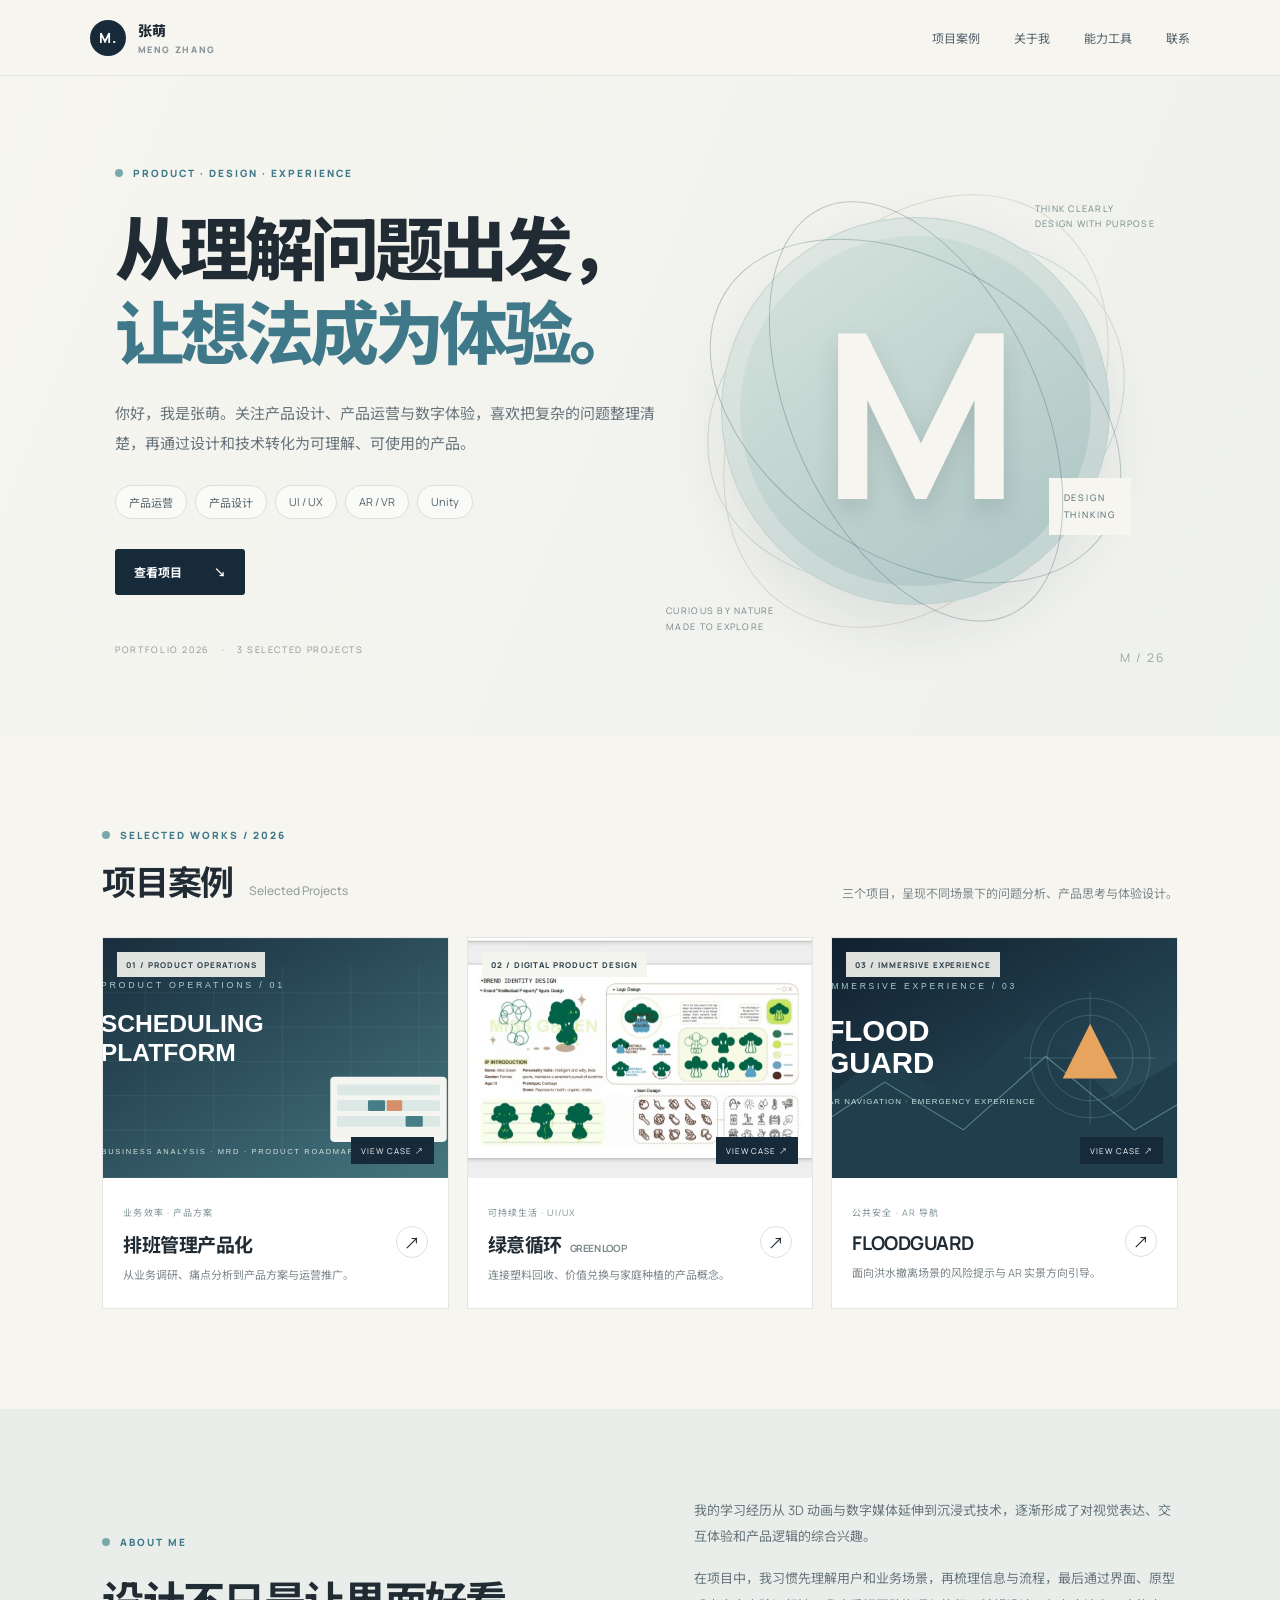
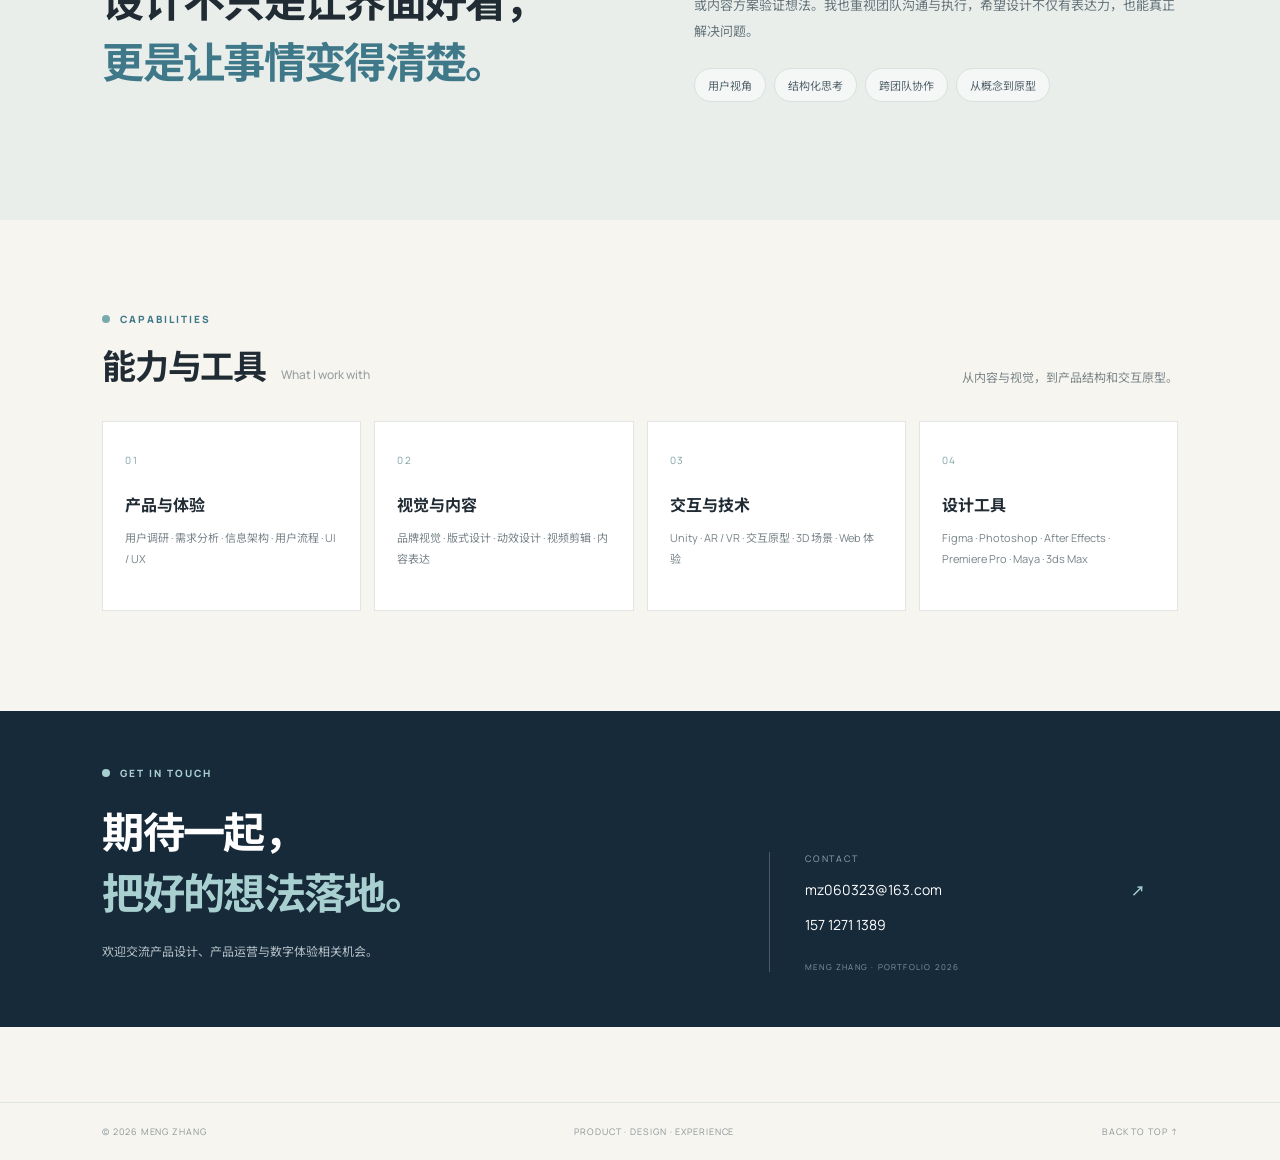
<file: index.html>
<!doctype html>
<html lang="zh-CN">
<head>
  <meta charset="utf-8"><meta name="viewport" content="width=device-width,initial-scale=1">
  <title>张萌 Meng Zhang｜产品设计与数字体验作品集</title>
  <meta name="description" content="张萌的个人作品集，展示产品运营、产品设计、UI/UX 与沉浸式交互项目。">
  <link rel="preconnect" href="https://fonts.googleapis.com"><link rel="preconnect" href="https://fonts.gstatic.com" crossorigin>
  <link href="https://fonts.googleapis.com/css2?family=Manrope:wght@400;500;600;700;800&family=Noto+Sans+SC:wght@400;500;600;700;800;900&display=swap" rel="stylesheet">
  <link rel="stylesheet" href="styles.css">
</head>
<body>
<header class="topbar"><a class="brand" href="index.html"><span class="brand-mark">M.</span><span>张萌 <i>MENG ZHANG</i></span></a>
  <button class="menu" aria-label="打开导航" aria-expanded="false">☰</button>
  <nav><a href="#work">项目案例</a><a href="#about">关于我</a><a href="#capabilities">能力工具</a><a href="#contact">联系</a></nav>
</header>
<main>
  <section class="hero" id="top">
    <div class="hero-copy"><div class="eyebrow"><span></span> PRODUCT · DESIGN · EXPERIENCE</div>
      <h1>从理解问题出发，<br><em>让想法成为体验。</em></h1>
      <p class="hero-lead">你好，我是张萌。关注产品设计、产品运营与数字体验，喜欢把复杂的问题整理清楚，再通过设计和技术转化为可理解、可使用的产品。</p>
      <div class="pill-row"><span>产品运营</span><span>产品设计</span><span>UI / UX</span><span>AR / VR</span><span>Unity</span></div>
      <a class="button button-dark" href="#work">查看项目 <b>↘</b></a>
      <div class="hero-foot">PORTFOLIO 2026 <span>·</span> 3 SELECTED PROJECTS</div>
    </div>
    <div class="hero-art"><div class="art-orbit orbit-one"></div><div class="art-orbit orbit-two"></div><div class="art-caption cap-top">THINK CLEARLY<br>DESIGN WITH PURPOSE</div><div class="hero-monogram"><span>M</span><i>DESIGN<br>THINKING</i></div><div class="art-caption cap-bottom">CURIOUS BY NATURE<br>MADE TO EXPLORE</div><div class="art-index">M / 26</div></div>
  </section>
  <section class="work-section section-wrap" id="work">
    <div class="section-head"><div><div class="eyebrow"><span></span> SELECTED WORKS / 2026</div><h2>项目案例 <small>Selected Projects</small></h2></div><p>三个项目，呈现不同场景下的问题分析、产品思考与体验设计。</p></div>
    <div class="project-list">
      <a class="project-card" href="project-01.html"><div class="project-visual"><img src="assets/cover-scheduling.svg" alt="排班管理产品化项目展示页"><span class="project-type">01 / PRODUCT OPERATIONS</span><span class="view-link">VIEW CASE ↗</span></div><div class="project-meta"><div><span class="project-kicker">业务效率 · 产品方案</span><h3>排班管理产品化</h3><p>从业务调研、痛点分析到产品方案与运营推广。</p></div><span class="project-arrow">↗</span></div></a>
      <a class="project-card" href="green-loop.html"><div class="project-visual green-visual"><img src="assets/green-loop.jpg" alt="绿意循环项目展示页"><span class="project-type">02 / DIGITAL PRODUCT DESIGN</span><span class="view-link">VIEW CASE ↗</span></div><div class="project-meta"><div><span class="project-kicker">可持续生活 · UI/UX</span><h3>绿意循环 <small>GREEN LOOP</small></h3><p>连接塑料回收、价值兑换与家庭种植的产品概念。</p></div><span class="project-arrow">↗</span></div></a>
      <a class="project-card" href="floodguard.html"><div class="project-visual flood-visual"><img src="assets/cover-floodguard.svg" alt="FLOODGUARD 洪水应急导航项目展示页"><span class="project-type">03 / IMMERSIVE EXPERIENCE</span><span class="view-link">VIEW CASE ↗</span></div><div class="project-meta"><div><span class="project-kicker">公共安全 · AR 导航</span><h3>FLOODGUARD</h3><p>面向洪水撤离场景的风险提示与 AR 实景方向引导。</p></div><span class="project-arrow">↗</span></div></a>
    </div>
  </section>
  <section class="about-section" id="about"><div class="section-wrap about-grid"><div><div class="eyebrow"><span></span> ABOUT ME</div><h2>设计不只是让界面好看，<br><em>更是让事情变得清楚。</em></h2></div><div class="about-copy"><p>我的学习经历从 3D 动画与数字媒体延伸到沉浸式技术，逐渐形成了对视觉表达、交互体验和产品逻辑的综合兴趣。</p><p>在项目中，我习惯先理解用户和业务场景，再梳理信息与流程，最后通过界面、原型或内容方案验证想法。我也重视团队沟通与执行，希望设计不仅有表达力，也能真正解决问题。</p><div class="about-tags"><span>用户视角</span><span>结构化思考</span><span>跨团队协作</span><span>从概念到原型</span></div></div></div></section>
  <section class="cap-section section-wrap" id="capabilities"><div class="section-head"><div><div class="eyebrow"><span></span> CAPABILITIES</div><h2>能力与工具 <small>What I work with</small></h2></div><p>从内容与视觉，到产品结构和交互原型。</p></div>
    <div class="cap-grid"><article><span>01</span><h3>产品与体验</h3><p>用户调研 · 需求分析 · 信息架构 · 用户流程 · UI / UX</p></article><article><span>02</span><h3>视觉与内容</h3><p>品牌视觉 · 版式设计 · 动效设计 · 视频剪辑 · 内容表达</p></article><article><span>03</span><h3>交互与技术</h3><p>Unity · AR / VR · 交互原型 · 3D 场景 · Web 体验</p></article><article><span>04</span><h3>设计工具</h3><p>Figma · Photoshop · After Effects · Premiere Pro · Maya · 3ds Max</p></article></div>
  </section>
  <section class="contact-section section-wrap" id="contact"><div><div class="eyebrow"><span></span> GET IN TOUCH</div><h2>期待一起，<br><em>把好的想法落地。</em></h2><p>欢迎交流产品设计、产品运营与数字体验相关机会。</p></div><div class="contact-card"><span>CONTACT</span><a href="mailto:mz060323@163.com">mz060323@163.com <b>↗</b></a><a href="tel:15712711389">157 1271 1389</a><div class="contact-note">MENG ZHANG · PORTFOLIO 2026</div></div></section>
</main>
<footer><span>© 2026 MENG ZHANG</span><span>PRODUCT · DESIGN · EXPERIENCE</span><a href="#top">BACK TO TOP ↑</a></footer>
<script src="script.js"></script>
</body></html>
</file>
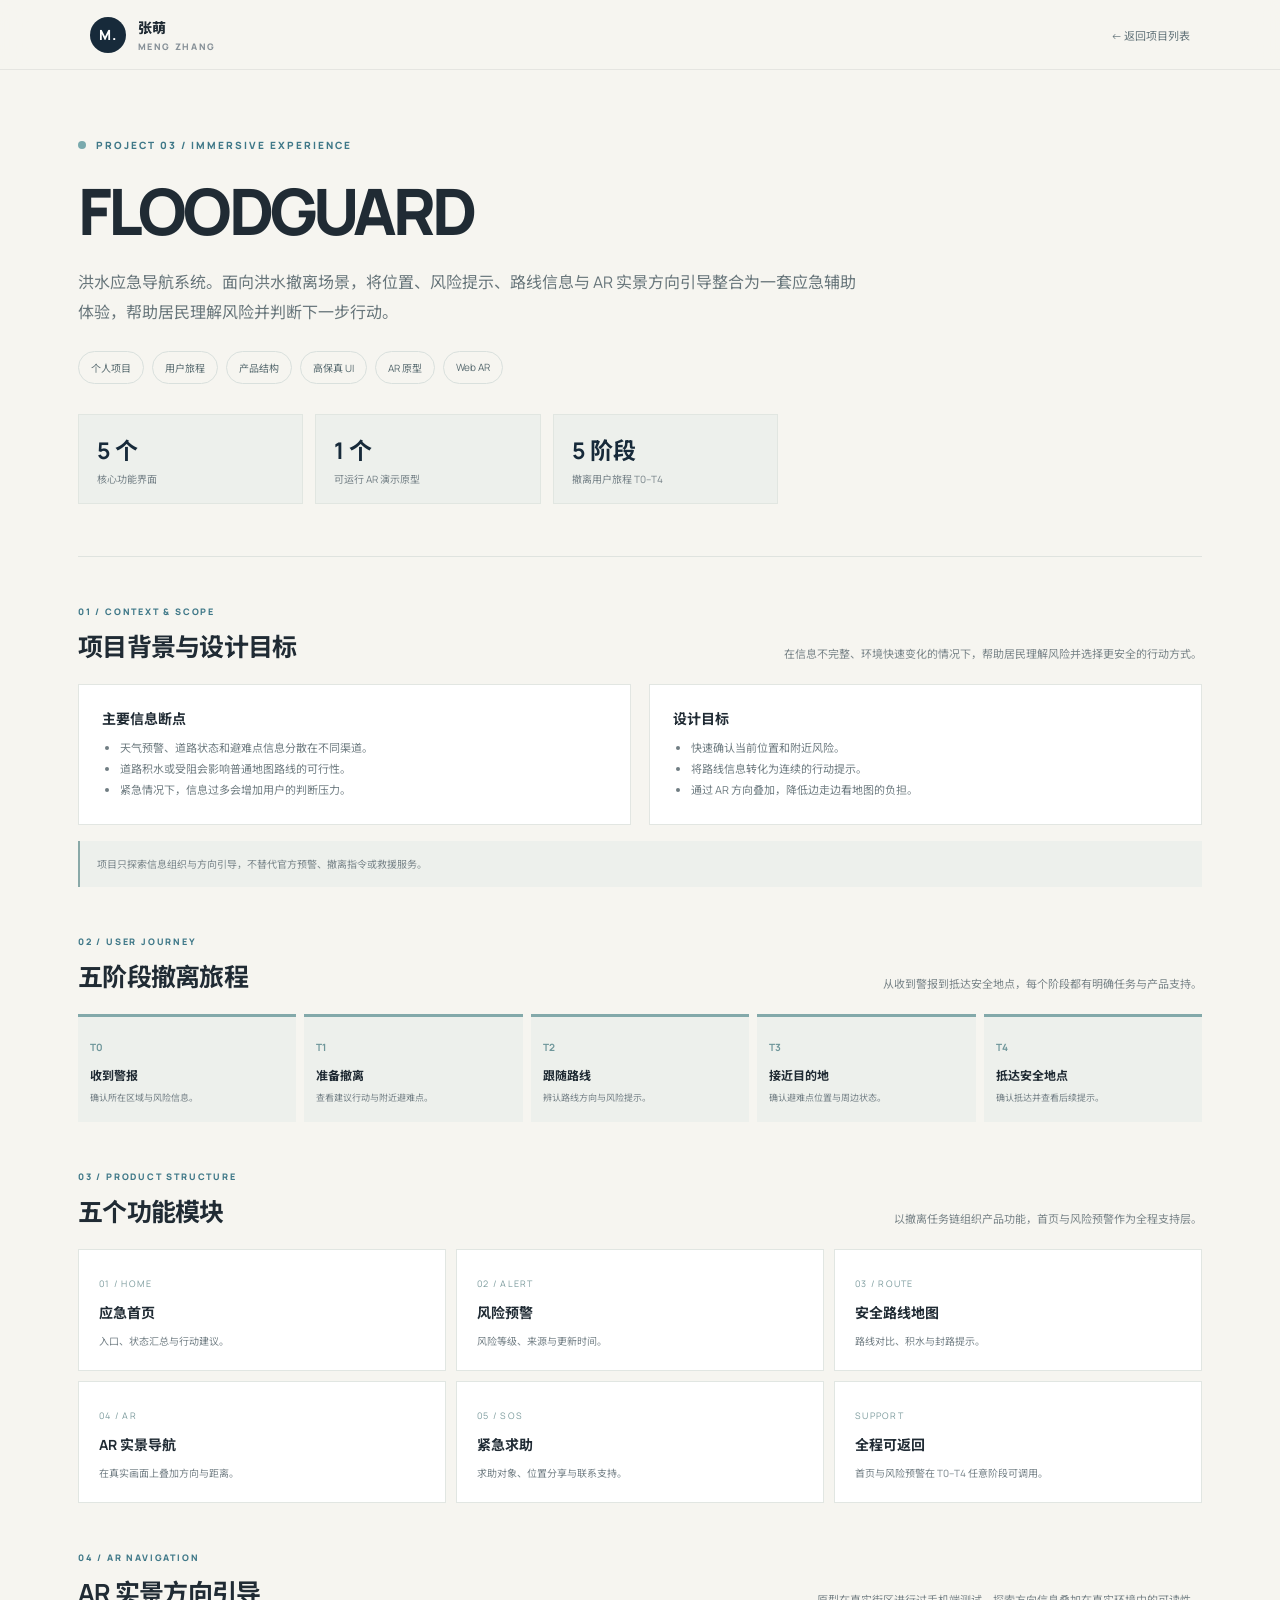
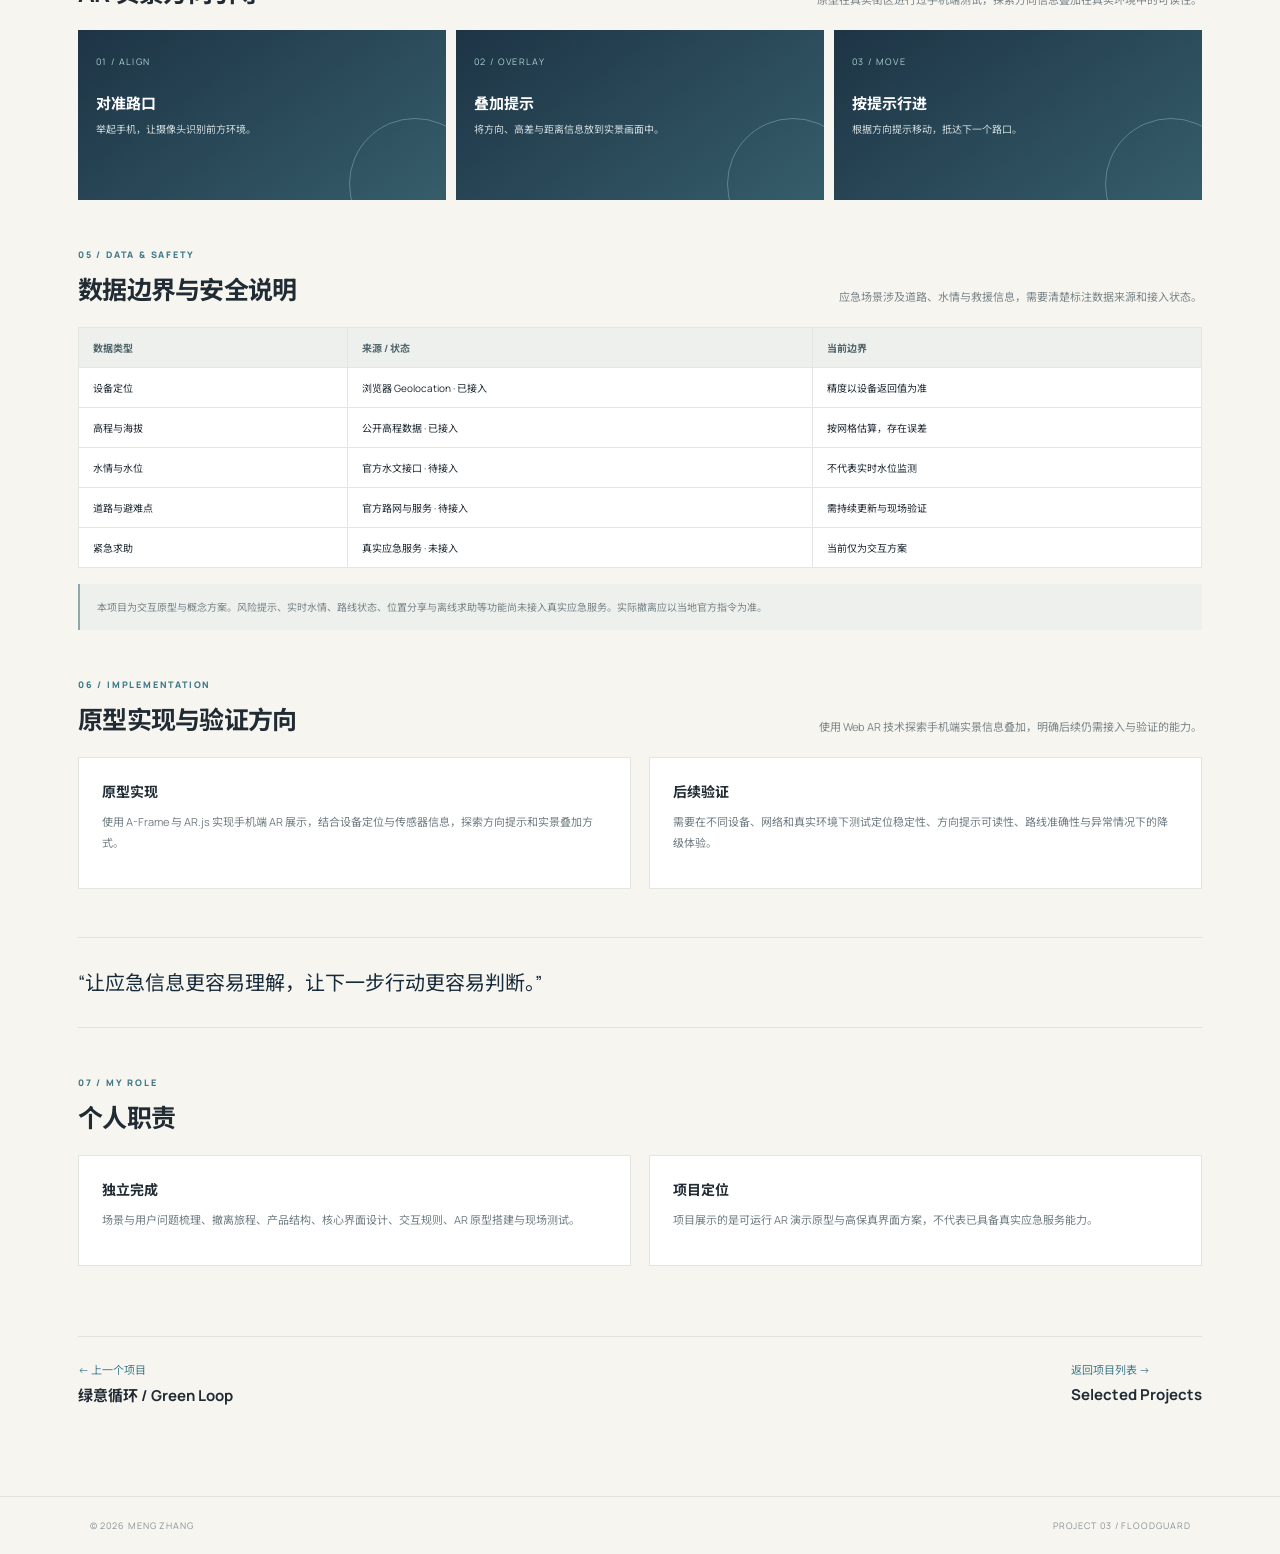
<file: floodguard.html>
<!doctype html><html lang="zh-CN"><head><meta charset="utf-8"><meta name="viewport" content="width=device-width,initial-scale=1"><title>FLOODGUARD｜张萌作品集</title><meta name="description" content="FLOODGUARD 洪水应急导航系统：风险提示、路线判断与 AR 实景方向引导。"><link rel="stylesheet" href="styles.css"></head><body>
<header class="case-header"><a class="brand" href="index.html"><span class="brand-mark">M.</span><span>张萌 <i>MENG ZHANG</i></span></a><a class="back" href="index.html#work">← 返回项目列表</a></header>
<main class="case-main"><section class="case-hero"><div class="eyebrow"><span></span> PROJECT 03 / IMMERSIVE EXPERIENCE</div><h1>FLOODGUARD</h1><p class="case-lead">洪水应急导航系统。面向洪水撤离场景，将位置、风险提示、路线信息与 AR 实景方向引导整合为一套应急辅助体验，帮助居民理解风险并判断下一步行动。</p><div class="case-tags"><span>个人项目</span><span>用户旅程</span><span>产品结构</span><span>高保真 UI</span><span>AR 原型</span><span>Web AR</span></div><div class="case-facts"><div class="case-fact"><strong>5 个</strong><span>核心功能界面</span></div><div class="case-fact"><strong>1 个</strong><span>可运行 AR 演示原型</span></div><div class="case-fact"><strong>5 阶段</strong><span>撤离用户旅程 T0–T4</span></div></div></section>
<section class="case-section"><div class="case-section-head"><div><div class="eyebrow">01 / CONTEXT & SCOPE</div><h2>项目背景与设计目标</h2></div><p>在信息不完整、环境快速变化的情况下，帮助居民理解风险并选择更安全的行动方式。</p></div><div class="case-text-grid"><article class="case-text-card"><h3>主要信息断点</h3><ul><li>天气预警、道路状态和避难点信息分散在不同渠道。</li><li>道路积水或受阻会影响普通地图路线的可行性。</li><li>紧急情况下，信息过多会增加用户的判断压力。</li></ul></article><article class="case-text-card"><h3>设计目标</h3><ul><li>快速确认当前位置和附近风险。</li><li>将路线信息转化为连续的行动提示。</li><li>通过 AR 方向叠加，降低边走边看地图的负担。</li></ul></article></div><div class="case-note">项目只探索信息组织与方向引导，不替代官方预警、撤离指令或救援服务。</div></section>
<section class="case-section"><div class="case-section-head"><div><div class="eyebrow">02 / USER JOURNEY</div><h2>五阶段撤离旅程</h2></div><p>从收到警报到抵达安全地点，每个阶段都有明确任务与产品支持。</p></div><div class="journey-grid"><article class="journey-step"><b>T0</b><h3>收到警报</h3><p>确认所在区域与风险信息。</p></article><article class="journey-step"><b>T1</b><h3>准备撤离</h3><p>查看建议行动与附近避难点。</p></article><article class="journey-step"><b>T2</b><h3>跟随路线</h3><p>辨认路线方向与风险提示。</p></article><article class="journey-step"><b>T3</b><h3>接近目的地</h3><p>确认避难点位置与周边状态。</p></article><article class="journey-step"><b>T4</b><h3>抵达安全地点</h3><p>确认抵达并查看后续提示。</p></article></div></section>
<section class="case-section"><div class="case-section-head"><div><div class="eyebrow">03 / PRODUCT STRUCTURE</div><h2>五个功能模块</h2></div><p>以撤离任务链组织产品功能，首页与风险预警作为全程支持层。</p></div><div class="structure-grid"><article class="structure-card"><small>01 / HOME</small><h3>应急首页</h3><p>入口、状态汇总与行动建议。</p></article><article class="structure-card"><small>02 / ALERT</small><h3>风险预警</h3><p>风险等级、来源与更新时间。</p></article><article class="structure-card"><small>03 / ROUTE</small><h3>安全路线地图</h3><p>路线对比、积水与封路提示。</p></article><article class="structure-card"><small>04 / AR</small><h3>AR 实景导航</h3><p>在真实画面上叠加方向与距离。</p></article><article class="structure-card"><small>05 / SOS</small><h3>紧急求助</h3><p>求助对象、位置分享与联系支持。</p></article><article class="structure-card"><small>SUPPORT</small><h3>全程可返回</h3><p>首页与风险预警在 T0–T4 任意阶段可调用。</p></article></div></section>
<section class="case-section"><div class="case-section-head"><div><div class="eyebrow">04 / AR NAVIGATION</div><h2>AR 实景方向引导</h2></div><p>原型在真实街区进行过手机端测试，探索方向信息叠加在真实环境中的可读性。</p></div><div class="ar-demo"><article class="ar-panel"><span>01 / ALIGN</span><strong>对准路口</strong><p>举起手机，让摄像头识别前方环境。</p></article><article class="ar-panel"><span>02 / OVERLAY</span><strong>叠加提示</strong><p>将方向、高差与距离信息放到实景画面中。</p></article><article class="ar-panel"><span>03 / MOVE</span><strong>按提示行进</strong><p>根据方向提示移动，抵达下一个路口。</p></article></div></section>
<section class="case-section"><div class="case-section-head"><div><div class="eyebrow">05 / DATA & SAFETY</div><h2>数据边界与安全说明</h2></div><p>应急场景涉及道路、水情与救援信息，需要清楚标注数据来源和接入状态。</p></div><table class="data-table"><thead><tr><th>数据类型</th><th>来源 / 状态</th><th>当前边界</th></tr></thead><tbody><tr><td>设备定位</td><td>浏览器 Geolocation · 已接入</td><td>精度以设备返回值为准</td></tr><tr><td>高程与海拔</td><td>公开高程数据 · 已接入</td><td>按网格估算，存在误差</td></tr><tr><td>水情与水位</td><td>官方水文接口 · 待接入</td><td>不代表实时水位监测</td></tr><tr><td>道路与避难点</td><td>官方路网与服务 · 待接入</td><td>需持续更新与现场验证</td></tr><tr><td>紧急求助</td><td>真实应急服务 · 未接入</td><td>当前仅为交互方案</td></tr></tbody></table><div class="case-note">本项目为交互原型与概念方案。风险提示、实时水情、路线状态、位置分享与离线求助等功能尚未接入真实应急服务。实际撤离应以当地官方指令为准。</div></section>
<section class="case-section"><div class="case-section-head"><div><div class="eyebrow">06 / IMPLEMENTATION</div><h2>原型实现与验证方向</h2></div><p>使用 Web AR 技术探索手机端实景信息叠加，明确后续仍需接入与验证的能力。</p></div><div class="case-text-grid"><article class="case-text-card"><h3>原型实现</h3><p>使用 A-Frame 与 AR.js 实现手机端 AR 展示，结合设备定位与传感器信息，探索方向提示和实景叠加方式。</p></article><article class="case-text-card"><h3>后续验证</h3><p>需要在不同设备、网络和真实环境下测试定位稳定性、方向提示可读性、路线准确性与异常情况下的降级体验。</p></article></div></section>
<div class="case-quote">“让应急信息更容易理解，让下一步行动更容易判断。”</div><section class="case-section"><div class="case-section-head"><div><div class="eyebrow">07 / MY ROLE</div><h2>个人职责</h2></div></div><div class="case-text-grid"><article class="case-text-card"><h3>独立完成</h3><p>场景与用户问题梳理、撤离旅程、产品结构、核心界面设计、交互规则、AR 原型搭建与现场测试。</p></article><article class="case-text-card"><h3>项目定位</h3><p>项目展示的是可运行 AR 演示原型与高保真界面方案，不代表已具备真实应急服务能力。</p></article></div></section>
<nav class="case-nav"><a href="green-loop.html">← 上一个项目<strong>绿意循环 / Green Loop</strong></a><a href="index.html#work">返回项目列表 →<strong>Selected Projects</strong></a></nav></main><footer class="case-footer"><span>© 2026 MENG ZHANG</span><span>PROJECT 03 / FLOODGUARD</span></footer><script src="script.js"></script></body></html>
</file>
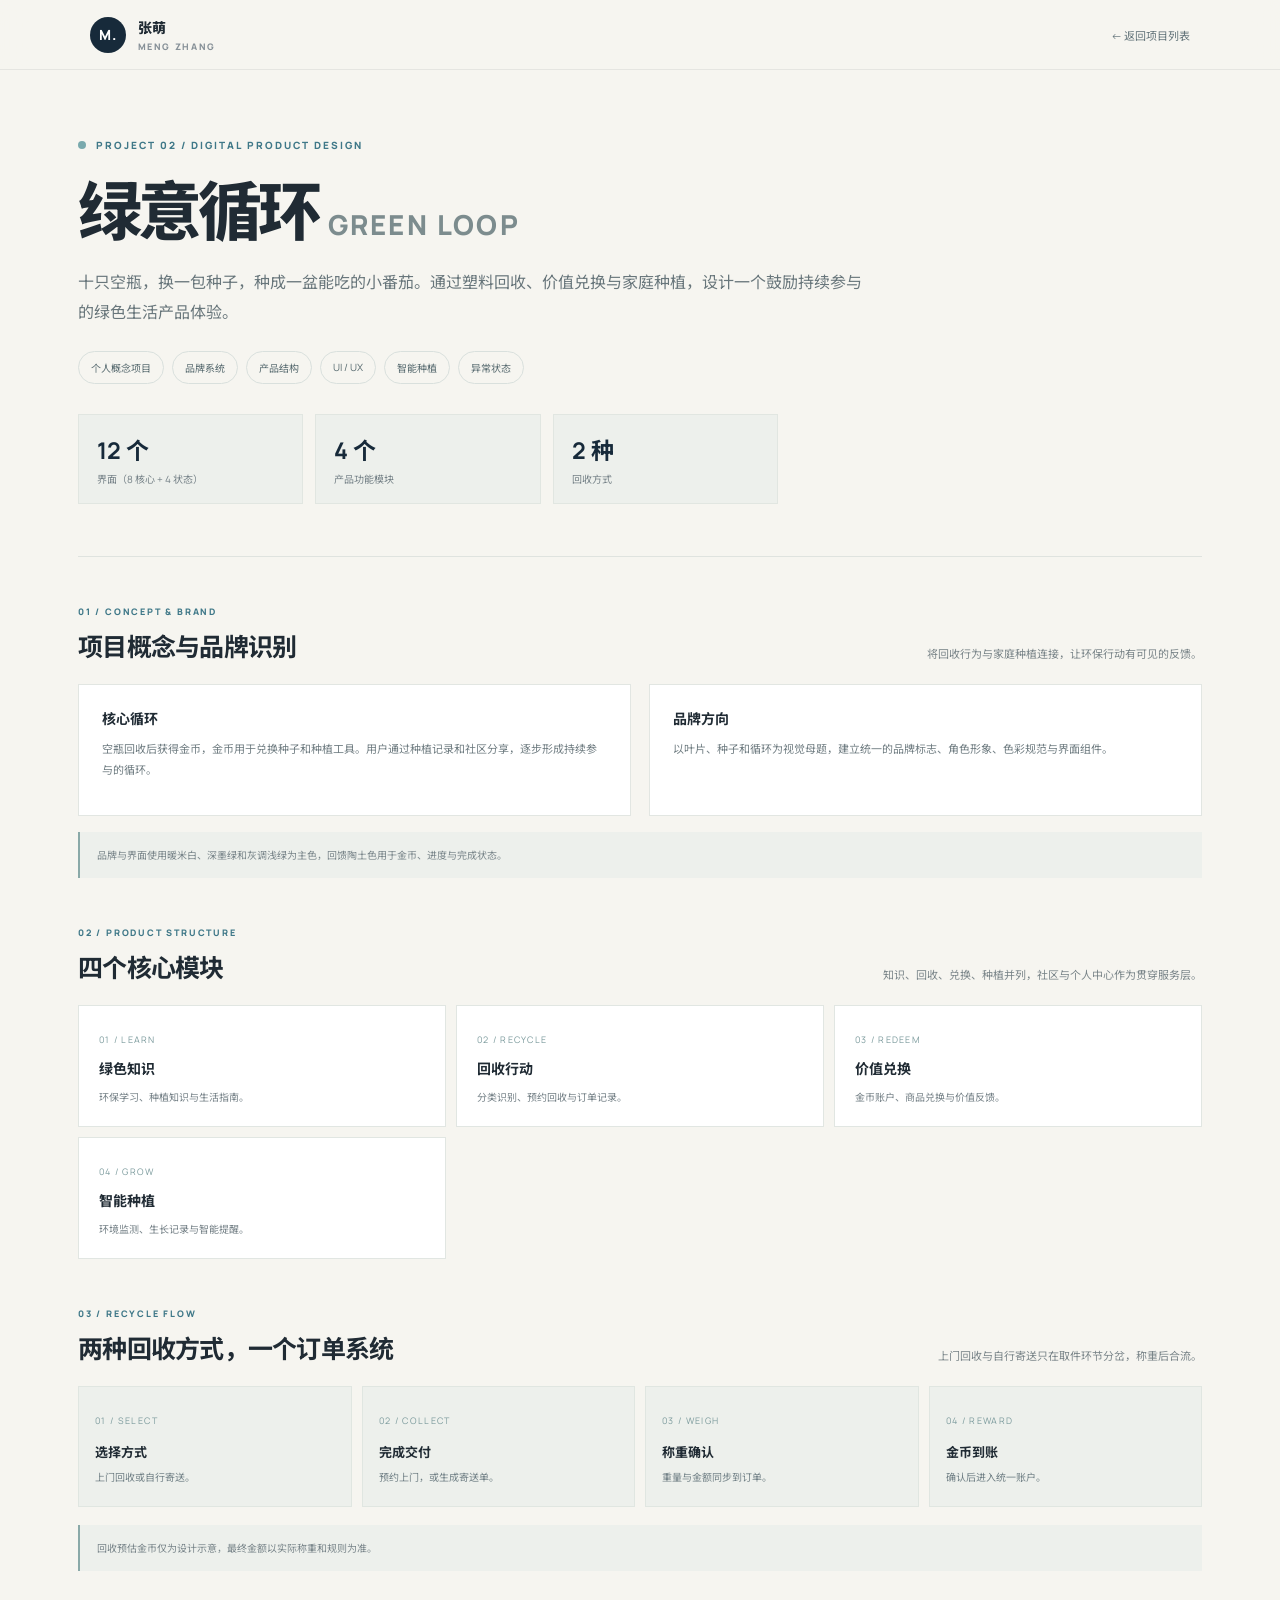
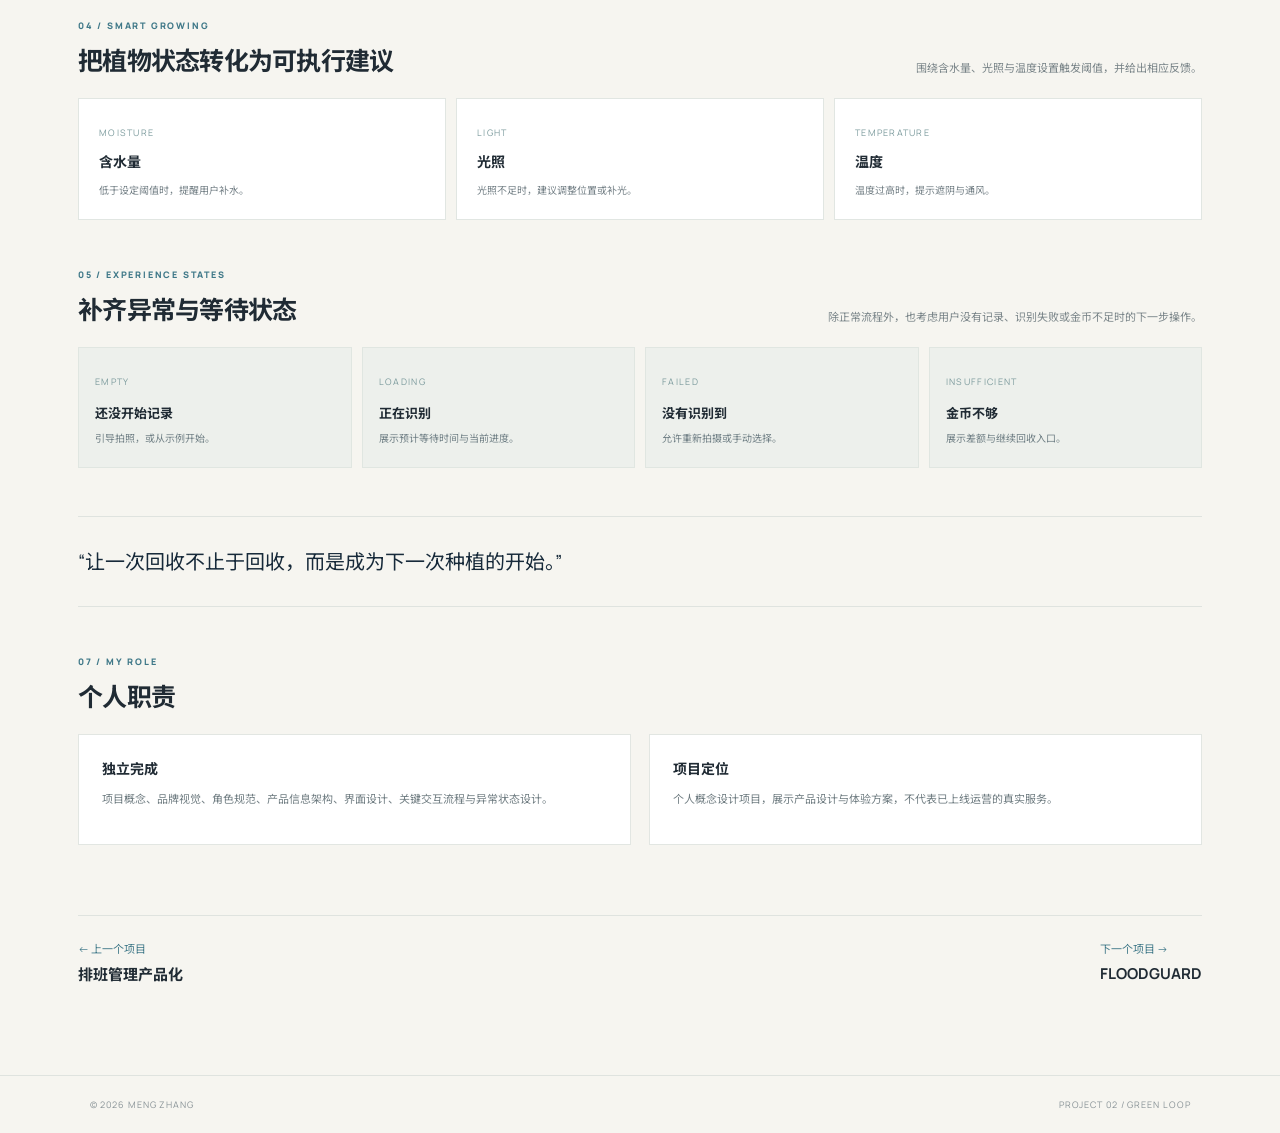
<file: green-loop.html>
<!doctype html><html lang="zh-CN"><head><meta charset="utf-8"><meta name="viewport" content="width=device-width,initial-scale=1"><title>绿意循环 Green Loop｜张萌作品集</title><meta name="description" content="绿意循环：连接塑料回收、价值兑换与家庭种植的数字产品概念设计。"><link rel="stylesheet" href="styles.css"></head><body>
<header class="case-header"><a class="brand" href="index.html"><span class="brand-mark">M.</span><span>张萌 <i>MENG ZHANG</i></span></a><a class="back" href="index.html#work">← 返回项目列表</a></header>
<main class="case-main"><section class="case-hero"><div class="eyebrow"><span></span> PROJECT 02 / DIGITAL PRODUCT DESIGN</div><h1>绿意循环 <span style="font-size:.43em;letter-spacing:.08em;color:#7c8c8e">GREEN LOOP</span></h1><p class="case-lead">十只空瓶，换一包种子，种成一盆能吃的小番茄。通过塑料回收、价值兑换与家庭种植，设计一个鼓励持续参与的绿色生活产品体验。</p><div class="case-tags"><span>个人概念项目</span><span>品牌系统</span><span>产品结构</span><span>UI / UX</span><span>智能种植</span><span>异常状态</span></div><div class="case-facts"><div class="case-fact"><strong>12 个</strong><span>界面（8 核心 + 4 状态）</span></div><div class="case-fact"><strong>4 个</strong><span>产品功能模块</span></div><div class="case-fact"><strong>2 种</strong><span>回收方式</span></div></div></section>
<section class="case-section"><div class="case-section-head"><div><div class="eyebrow">01 / CONCEPT & BRAND</div><h2>项目概念与品牌识别</h2></div><p>将回收行为与家庭种植连接，让环保行动有可见的反馈。</p></div><div class="case-text-grid"><article class="case-text-card"><h3>核心循环</h3><p>空瓶回收后获得金币，金币用于兑换种子和种植工具。用户通过种植记录和社区分享，逐步形成持续参与的循环。</p></article><article class="case-text-card"><h3>品牌方向</h3><p>以叶片、种子和循环为视觉母题，建立统一的品牌标志、角色形象、色彩规范与界面组件。</p></article></div><div class="case-note">品牌与界面使用暖米白、深墨绿和灰调浅绿为主色，回馈陶土色用于金币、进度与完成状态。</div></section>
<section class="case-section"><div class="case-section-head"><div><div class="eyebrow">02 / PRODUCT STRUCTURE</div><h2>四个核心模块</h2></div><p>知识、回收、兑换、种植并列，社区与个人中心作为贯穿服务层。</p></div><div class="structure-grid"><article class="structure-card"><small>01 / LEARN</small><h3>绿色知识</h3><p>环保学习、种植知识与生活指南。</p></article><article class="structure-card"><small>02 / RECYCLE</small><h3>回收行动</h3><p>分类识别、预约回收与订单记录。</p></article><article class="structure-card"><small>03 / REDEEM</small><h3>价值兑换</h3><p>金币账户、商品兑换与价值反馈。</p></article><article class="structure-card"><small>04 / GROW</small><h3>智能种植</h3><p>环境监测、生长记录与智能提醒。</p></article></div></section>
<section class="case-section"><div class="case-section-head"><div><div class="eyebrow">03 / RECYCLE FLOW</div><h2>两种回收方式，一个订单系统</h2></div><p>上门回收与自行寄送只在取件环节分岔，称重后合流。</p></div><div class="process-row"><article class="process-step"><span>01 / SELECT</span><h3>选择方式</h3><p>上门回收或自行寄送。</p></article><article class="process-step"><span>02 / COLLECT</span><h3>完成交付</h3><p>预约上门，或生成寄送单。</p></article><article class="process-step"><span>03 / WEIGH</span><h3>称重确认</h3><p>重量与金额同步到订单。</p></article><article class="process-step"><span>04 / REWARD</span><h3>金币到账</h3><p>确认后进入统一账户。</p></article></div><div class="case-note">回收预估金币仅为设计示意，最终金额以实际称重和规则为准。</div></section>
<section class="case-section"><div class="case-section-head"><div><div class="eyebrow">04 / SMART GROWING</div><h2>把植物状态转化为可执行建议</h2></div><p>围绕含水量、光照与温度设置触发阈值，并给出相应反馈。</p></div><div class="structure-grid"><article class="structure-card"><small>MOISTURE</small><h3>含水量</h3><p>低于设定阈值时，提醒用户补水。</p></article><article class="structure-card"><small>LIGHT</small><h3>光照</h3><p>光照不足时，建议调整位置或补光。</p></article><article class="structure-card"><small>TEMPERATURE</small><h3>温度</h3><p>温度过高时，提示遮阴与通风。</p></article></div></section>
<section class="case-section"><div class="case-section-head"><div><div class="eyebrow">05 / EXPERIENCE STATES</div><h2>补齐异常与等待状态</h2></div><p>除正常流程外，也考虑用户没有记录、识别失败或金币不足时的下一步操作。</p></div><div class="process-row"><article class="process-step"><span>EMPTY</span><h3>还没开始记录</h3><p>引导拍照，或从示例开始。</p></article><article class="process-step"><span>LOADING</span><h3>正在识别</h3><p>展示预计等待时间与当前进度。</p></article><article class="process-step"><span>FAILED</span><h3>没有识别到</h3><p>允许重新拍摄或手动选择。</p></article><article class="process-step"><span>INSUFFICIENT</span><h3>金币不够</h3><p>展示差额与继续回收入口。</p></article></div></section>

<div class="case-quote">“让一次回收不止于回收，而是成为下一次种植的开始。”</div><section class="case-section"><div class="case-section-head"><div><div class="eyebrow">07 / MY ROLE</div><h2>个人职责</h2></div></div><div class="case-text-grid"><article class="case-text-card"><h3>独立完成</h3><p>项目概念、品牌视觉、角色规范、产品信息架构、界面设计、关键交互流程与异常状态设计。</p></article><article class="case-text-card"><h3>项目定位</h3><p>个人概念设计项目，展示产品设计与体验方案，不代表已上线运营的真实服务。</p></article></div></section>
<nav class="case-nav"><a href="project-01.html">← 上一个项目<strong>排班管理产品化</strong></a><a href="floodguard.html">下一个项目 →<strong>FLOODGUARD</strong></a></nav></main><footer class="case-footer"><span>© 2026 MENG ZHANG</span><span>PROJECT 02 / GREEN LOOP</span></footer><script src="script.js"></script></body></html>
</file>
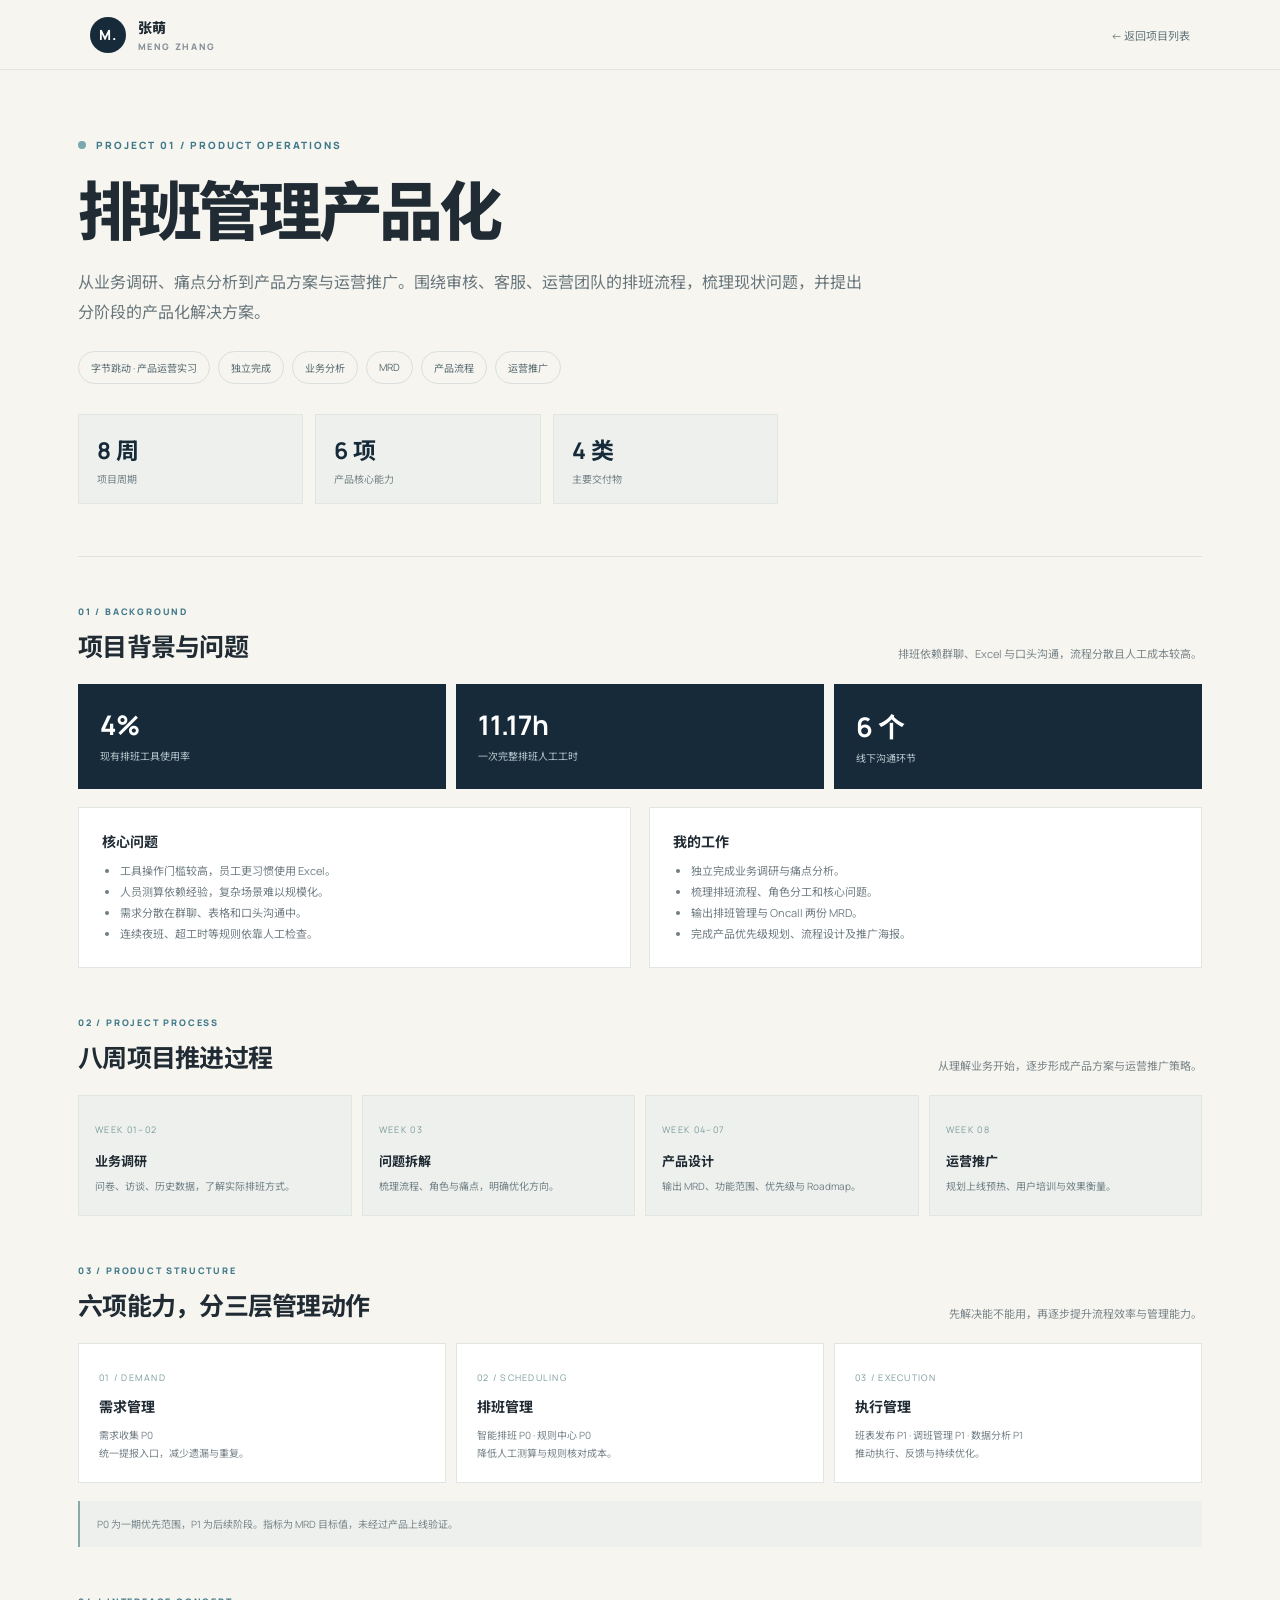
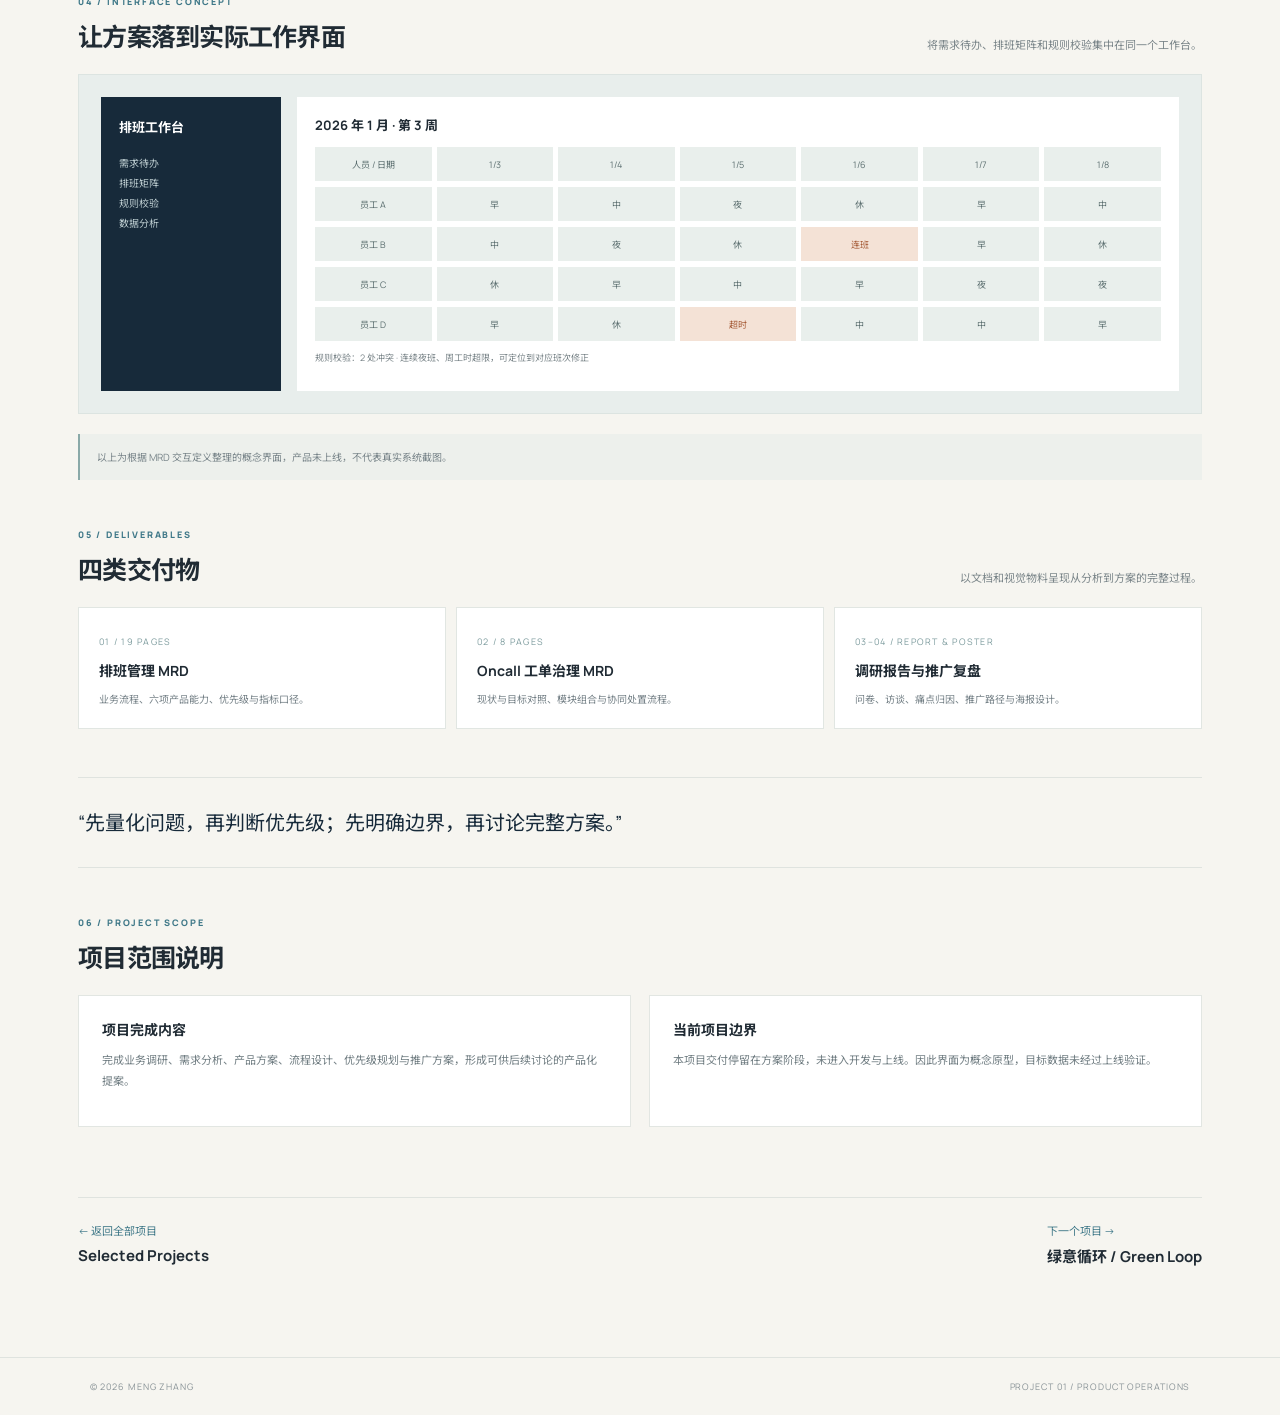
<file: project-01.html>
<!doctype html><html lang="zh-CN"><head><meta charset="utf-8"><meta name="viewport" content="width=device-width,initial-scale=1"><title>排班管理产品化｜张萌作品集</title><meta name="description" content="字节跳动产品运营实习项目：排班管理产品化，从业务调研、痛点分析到产品方案与运营推广。"><link rel="stylesheet" href="styles.css"></head><body>
<header class="case-header"><a class="brand" href="index.html"><span class="brand-mark">M.</span><span>张萌 <i>MENG ZHANG</i></span></a><a class="back" href="index.html#work">← 返回项目列表</a></header>
<main class="case-main"><section class="case-hero"><div class="eyebrow"><span></span> PROJECT 01 / PRODUCT OPERATIONS</div><h1>排班管理产品化</h1><p class="case-lead">从业务调研、痛点分析到产品方案与运营推广。围绕审核、客服、运营团队的排班流程，梳理现状问题，并提出分阶段的产品化解决方案。</p><div class="case-tags"><span>字节跳动 · 产品运营实习</span><span>独立完成</span><span>业务分析</span><span>MRD</span><span>产品流程</span><span>运营推广</span></div><div class="case-facts"><div class="case-fact"><strong>8 周</strong><span>项目周期</span></div><div class="case-fact"><strong>6 项</strong><span>产品核心能力</span></div><div class="case-fact"><strong>4 类</strong><span>主要交付物</span></div></div></section>
<section class="case-section"><div class="case-section-head"><div><div class="eyebrow">01 / BACKGROUND</div><h2>项目背景与问题</h2></div><p>排班依赖群聊、Excel 与口头沟通，流程分散且人工成本较高。</p></div><div class="metric-row"><div class="metric-card"><strong>4%</strong><span>现有排班工具使用率</span></div><div class="metric-card"><strong>11.17h</strong><span>一次完整排班人工工时</span></div><div class="metric-card"><strong>6 个</strong><span>线下沟通环节</span></div></div><div class="case-text-grid"><article class="case-text-card"><h3>核心问题</h3><ul><li>工具操作门槛较高，员工更习惯使用 Excel。</li><li>人员测算依赖经验，复杂场景难以规模化。</li><li>需求分散在群聊、表格和口头沟通中。</li><li>连续夜班、超工时等规则依靠人工检查。</li></ul></article><article class="case-text-card"><h3>我的工作</h3><ul><li>独立完成业务调研与痛点分析。</li><li>梳理排班流程、角色分工和核心问题。</li><li>输出排班管理与 Oncall 两份 MRD。</li><li>完成产品优先级规划、流程设计及推广海报。</li></ul></article></div></section>
<section class="case-section"><div class="case-section-head"><div><div class="eyebrow">02 / PROJECT PROCESS</div><h2>八周项目推进过程</h2></div><p>从理解业务开始，逐步形成产品方案与运营推广策略。</p></div><div class="process-row"><article class="process-step"><span>WEEK 01–02</span><h3>业务调研</h3><p>问卷、访谈、历史数据，了解实际排班方式。</p></article><article class="process-step"><span>WEEK 03</span><h3>问题拆解</h3><p>梳理流程、角色与痛点，明确优化方向。</p></article><article class="process-step"><span>WEEK 04–07</span><h3>产品设计</h3><p>输出 MRD、功能范围、优先级与 Roadmap。</p></article><article class="process-step"><span>WEEK 08</span><h3>运营推广</h3><p>规划上线预热、用户培训与效果衡量。</p></article></div></section>
<section class="case-section"><div class="case-section-head"><div><div class="eyebrow">03 / PRODUCT STRUCTURE</div><h2>六项能力，分三层管理动作</h2></div><p>先解决能不能用，再逐步提升流程效率与管理能力。</p></div><div class="structure-grid"><article class="structure-card"><small>01 / DEMAND</small><h3>需求管理</h3><p>需求收集 P0<br>统一提报入口，减少遗漏与重复。</p></article><article class="structure-card"><small>02 / SCHEDULING</small><h3>排班管理</h3><p>智能排班 P0 · 规则中心 P0<br>降低人工测算与规则核对成本。</p></article><article class="structure-card"><small>03 / EXECUTION</small><h3>执行管理</h3><p>班表发布 P1 · 调班管理 P1 · 数据分析 P1<br>推动执行、反馈与持续优化。</p></article></div><div class="case-note">P0 为一期优先范围，P1 为后续阶段。指标为 MRD 目标值，未经过产品上线验证。</div></section>
<section class="case-section"><div class="case-section-head"><div><div class="eyebrow">04 / INTERFACE CONCEPT</div><h2>让方案落到实际工作界面</h2></div><p>将需求待办、排班矩阵和规则校验集中在同一个工作台。</p></div><div class="ui-mock"><aside class="ui-side"><b>排班工作台</b><span>需求待办<br>排班矩阵<br>规则校验<br>数据分析</span></aside><div class="ui-main"><h3>2026 年 1 月 · 第 3 周</h3><div class="ui-row"><div class="ui-cell">人员 / 日期</div><div class="ui-cell">1/3</div><div class="ui-cell">1/4</div><div class="ui-cell">1/5</div><div class="ui-cell">1/6</div><div class="ui-cell">1/7</div><div class="ui-cell">1/8</div></div><div class="ui-row"><div class="ui-cell">员工 A</div><div class="ui-cell">早</div><div class="ui-cell">中</div><div class="ui-cell">夜</div><div class="ui-cell">休</div><div class="ui-cell">早</div><div class="ui-cell">中</div></div><div class="ui-row"><div class="ui-cell">员工 B</div><div class="ui-cell">中</div><div class="ui-cell">夜</div><div class="ui-cell">休</div><div class="ui-cell warn">连班</div><div class="ui-cell">早</div><div class="ui-cell">休</div></div><div class="ui-row"><div class="ui-cell">员工 C</div><div class="ui-cell">休</div><div class="ui-cell">早</div><div class="ui-cell">中</div><div class="ui-cell">早</div><div class="ui-cell">夜</div><div class="ui-cell">夜</div></div><div class="ui-row"><div class="ui-cell">员工 D</div><div class="ui-cell">早</div><div class="ui-cell">休</div><div class="ui-cell warn">超时</div><div class="ui-cell">中</div><div class="ui-cell">中</div><div class="ui-cell">早</div></div><p class="ui-caption">规则校验：2 处冲突 · 连续夜班、周工时超限，可定位到对应班次修正</p></div></div><div class="case-note">以上为根据 MRD 交互定义整理的概念界面，产品未上线，不代表真实系统截图。</div></section>
<section class="case-section"><div class="case-section-head"><div><div class="eyebrow">05 / DELIVERABLES</div><h2>四类交付物</h2></div><p>以文档和视觉物料呈现从分析到方案的完整过程。</p></div><div class="structure-grid"><article class="structure-card"><small>01 / 19 PAGES</small><h3>排班管理 MRD</h3><p>业务流程、六项产品能力、优先级与指标口径。</p></article><article class="structure-card"><small>02 / 8 PAGES</small><h3>Oncall 工单治理 MRD</h3><p>现状与目标对照、模块组合与协同处置流程。</p></article><article class="structure-card"><small>03–04 / REPORT & POSTER</small><h3>调研报告与推广复盘</h3><p>问卷、访谈、痛点归因、推广路径与海报设计。</p></article></div></section>
<div class="case-quote">“先量化问题，再判断优先级；先明确边界，再讨论完整方案。”</div><section class="case-section"><div class="case-section-head"><div><div class="eyebrow">06 / PROJECT SCOPE</div><h2>项目范围说明</h2></div></div><div class="case-text-grid"><article class="case-text-card"><h3>项目完成内容</h3><p>完成业务调研、需求分析、产品方案、流程设计、优先级规划与推广方案，形成可供后续讨论的产品化提案。</p></article><article class="case-text-card"><h3>当前项目边界</h3><p>本项目交付停留在方案阶段，未进入开发与上线。因此界面为概念原型，目标数据未经过上线验证。</p></article></div></section>
<nav class="case-nav"><a href="index.html#work">← 返回全部项目<strong>Selected Projects</strong></a><a href="green-loop.html">下一个项目 →<strong>绿意循环 / Green Loop</strong></a></nav></main><footer class="case-footer"><span>© 2026 MENG ZHANG</span><span>PROJECT 01 / PRODUCT OPERATIONS</span></footer><script src="script.js"></script></body></html>
</file>
<file: styles.css>
@import url('https://fonts.googleapis.com/css2?family=Manrope:wght@400;500;600;700;800&family=Noto+Sans+SC:wght@400;500;600;700;800;900&display=swap');
:root{--ink:#202b34;--navy:#172a3a;--blue:#3f7888;--paper:#f6f5f0;--muted:#69757c;--line:#dfe3df}*{box-sizing:border-box}html{scroll-behavior:smooth}body{margin:0;background:var(--paper);color:var(--ink);font-family:Manrope,'Noto Sans SC',sans-serif}a{color:inherit;text-decoration:none}
.topbar,.case-header{height:76px;position:sticky;top:0;z-index:20;display:flex;align-items:center;justify-content:space-between;padding:0 7vw;background:rgba(246,245,240,.94);backdrop-filter:blur(14px);border-bottom:1px solid rgba(32,43,52,.08)}.brand{display:flex;align-items:center;gap:12px;font-size:14px;font-weight:800;letter-spacing:.04em}.brand i{display:block;font-style:normal;font-size:9px;letter-spacing:.18em;color:#879198;margin-top:3px}.brand-mark{width:36px;height:36px;display:grid;place-items:center;border-radius:50%;background:var(--navy);color:white}.topbar nav{display:flex;gap:34px;font-size:12px;color:#52616a}.topbar nav a:hover,.case-header .back:hover{color:var(--blue)}.menu{display:none;border:0;background:none;font-size:22px}
.hero{min-height:660px;display:grid;grid-template-columns:1.05fr .95fr;align-items:center;padding:65px 9vw 55px;background:linear-gradient(112deg,#f6f5f0,#eff1ed);overflow:hidden}.hero-copy{max-width:650px;position:relative;z-index:2}.eyebrow{display:flex;align-items:center;gap:10px;color:var(--blue);font-size:10px;font-weight:800;letter-spacing:.2em}.eyebrow span{width:8px;height:8px;border-radius:50%;background:#79a9ad;display:inline-block}h1{font-size:clamp(42px,5.4vw,76px);line-height:1.22;letter-spacing:-.06em;margin:27px 0 24px;font-weight:800}h1 em,h2 em{font-style:normal;color:var(--blue)}.hero-lead{max-width:540px;color:#66737a;line-height:2;font-size:15px}.pill-row,.about-tags,.case-tags{display:flex;flex-wrap:wrap;gap:8px;margin:26px 0 30px}.pill-row span,.about-tags span{border:1px solid #d9e0dd;border-radius:30px;padding:8px 13px;font-size:11px;color:#52636b;background:rgba(255,255,255,.55)}.button{display:inline-flex;align-items:center;gap:32px;padding:14px 19px;border-radius:3px;font-size:12px;font-weight:700}.button-dark{background:var(--navy);color:white}.button-dark:hover{background:var(--blue)}.hero-foot{margin-top:48px;font-size:9px;letter-spacing:.18em;color:#899399}.hero-foot span{margin:0 8px}.hero-art{height:510px;position:relative;display:flex;align-items:center;justify-content:center}.art-orbit{position:absolute;border:1px solid #cbd8d6;border-radius:50%;transform:rotate(-22deg)}.orbit-one{width:430px;height:330px}.orbit-two{width:340px;height:470px;transform:rotate(34deg);border-color:#d9d8ca}.art-caption{position:absolute;z-index:3;font-size:9px;line-height:1.7;letter-spacing:.14em;color:#72858a}.cap-top{top:45px;right:2%}.cap-bottom{bottom:32px;left:0}.art-index{position:absolute;right:0;bottom:0;font-size:12px;color:#9aa5a4;letter-spacing:.16em}.hero-monogram{position:relative;z-index:2;width:min(390px,78%);aspect-ratio:1;border-radius:50%;display:grid;place-items:center;background:linear-gradient(145deg,#d9e5df,#a9c3c2);border:1px solid #c1d3cf;box-shadow:inset 0 0 0 18px rgba(246,245,240,.28),0 24px 60px rgba(31,55,62,.09)}.hero-monogram:before,.hero-monogram:after{content:"";position:absolute;border:1px solid rgba(39,76,86,.28);border-radius:50%}.hero-monogram:before{inset:12% -8%;transform:rotate(32deg)}.hero-monogram:after{inset:-8% 18%;transform:rotate(-25deg)}.hero-monogram span{font-size:clamp(130px,20vw,230px);font-weight:800;letter-spacing:-.12em;color:#f6f5f0;text-shadow:0 12px 25px rgba(35,63,70,.15);transform:translateX(-8px)}.hero-monogram i{position:absolute;right:-22px;bottom:18%;font-style:normal;font-size:9px;line-height:1.8;letter-spacing:.2em;color:#49646b;background:#f6f5f0;padding:12px 15px}
.section-wrap{padding-left:8vw;padding-right:8vw}.work-section,.cap-section{padding-top:92px;padding-bottom:100px}.section-head{display:flex;align-items:end;justify-content:space-between;margin-bottom:32px}.section-head h2{font-size:34px;letter-spacing:-.04em;margin:14px 0 0}.section-head h2 small{font-size:12px;color:#97a0a2;font-weight:500;letter-spacing:0;margin-left:10px}.section-head>p{font-size:12px;line-height:1.8;color:#7a8589;max-width:360px;margin:0}.project-list{display:grid;grid-template-columns:repeat(3,1fr);gap:18px}.project-card{background:#fff;border:1px solid #e3e6e2;display:block;transition:.25s;min-width:0}.project-card:hover{transform:translateY(-6px);box-shadow:0 18px 36px rgba(29,48,58,.1)}.project-visual{height:240px;position:relative;overflow:hidden;background:#e6e9e3}.project-visual img{width:100%;height:100%;object-fit:cover;object-position:top;transition:.4s}.project-card:hover .project-visual img{transform:scale(1.035)}.project-type{position:absolute;left:14px;top:14px;padding:7px 9px;background:rgba(246,245,240,.9);font-size:8px;letter-spacing:.12em;font-weight:800;color:#344852}.view-link{position:absolute;right:14px;bottom:14px;background:var(--navy);color:white;padding:8px 10px;font-size:8px;letter-spacing:.12em}.project-meta{display:flex;justify-content:space-between;align-items:center;padding:21px 20px 23px}.project-kicker{font-size:9px;letter-spacing:.12em;color:#7e9295}.project-meta h3{font-size:19px;margin:9px 0 7px;letter-spacing:-.03em}.project-meta h3 small{font-size:10px;color:#7e8a8d;margin-left:5px}.project-meta p{font-size:11px;color:#7b8589;line-height:1.8;margin:0;max-width:290px}.project-arrow{width:32px;height:32px;display:grid;place-items:center;border:1px solid #dbe2df;border-radius:50%;font-size:16px;flex-shrink:0}
.about-section{background:#e9eeeb;padding:88px 0}.about-grid{display:grid;grid-template-columns:1fr 1fr;gap:10%;align-items:center}.about-grid h2,.contact-section h2{font-size:clamp(28px,3.3vw,43px);line-height:1.45;letter-spacing:-.04em;margin:22px 0 0}.about-copy p{font-size:13px;line-height:2.05;color:#66747a;margin:0 0 15px}.about-tags{margin-top:23px}.cap-grid{display:grid;grid-template-columns:repeat(4,1fr);gap:13px}.cap-grid article{padding:25px 22px;background:#fff;border:1px solid #e2e6e2;min-height:190px}.cap-grid article>span{font-size:10px;letter-spacing:.16em;color:#7da1a4}.cap-grid h3{font-size:16px;margin:23px 0 12px}.cap-grid p{font-size:11px;line-height:1.9;color:#788388;margin:0}.contact-section{margin-bottom:75px;background:var(--navy);color:#fff;padding-top:55px;padding-bottom:55px;display:flex;justify-content:space-between;align-items:end}.contact-section .eyebrow{color:#a9d0d0}.contact-section .eyebrow span{background:#a9d0d0}.contact-section h2 em{color:#a9d0d0}.contact-section p{font-size:12px;color:#b5c1c6;margin-top:18px}.contact-card{width:38%;border-left:1px solid #4b5c67;padding-left:35px;display:flex;flex-direction:column;gap:15px}.contact-card>span{font-size:9px;letter-spacing:.2em;color:#91a8b1}.contact-card a{font-size:14px;color:#fff;display:flex;justify-content:space-between;max-width:340px}.contact-card a b{color:#a9d0d0}.contact-note{margin-top:12px;font-size:8px;letter-spacing:.15em;color:#8297a0}footer{display:flex;justify-content:space-between;padding:22px 8vw;color:#8a9598;font-size:9px;letter-spacing:.1em;border-top:1px solid #e1e5e1}
.case-header{height:70px;padding:0 7vw}.case-header .back{font-size:11px;color:#63747a}.case-main{max-width:1180px;margin:0 auto;padding:58px 28px 90px}.case-hero{padding:10px 0 52px;border-bottom:1px solid var(--line);margin-bottom:44px}.case-hero .eyebrow{margin-bottom:20px}.case-hero h1{font-size:clamp(38px,5vw,66px);margin:0 0 17px}.case-lead{font-size:16px;line-height:1.9;color:#68767b;max-width:790px}.case-tags{margin:23px 0}.case-tags span{font-size:10px;padding:8px 12px;border:1px solid #d9e0dd;border-radius:30px;color:#586b70}.case-facts{display:grid;grid-template-columns:repeat(3,1fr);gap:12px;max-width:700px;margin-top:30px}.case-fact{padding:17px 18px;background:#edf0ec;border:1px solid #e1e6e1}.case-fact strong{font-size:23px;display:block;color:var(--navy)}.case-fact span{display:block;margin-top:5px;font-size:10px;color:#758187}.case-section{margin:48px 0}.case-section-head{display:flex;justify-content:space-between;align-items:end;gap:20px;margin-bottom:20px}.case-section-head .eyebrow{font-size:9px}.case-section h2{font-size:25px;letter-spacing:-.03em;margin:9px 0 0}.case-section-head p{font-size:11px;color:#7a8589;max-width:430px;line-height:1.8;margin:0}.case-text-grid{display:grid;grid-template-columns:1fr 1fr;gap:18px}.case-text-card{padding:23px;background:#fff;border:1px solid #e2e6e2}.case-text-card h3{font-size:14px;margin:0 0 10px}.case-text-card p,.case-text-card li{font-size:11px;line-height:1.9;color:#707d82}.case-text-card ul{padding-left:18px;margin:0}.case-note{font-size:10px;line-height:1.8;color:#79858a;margin-top:16px;padding:14px 17px;background:#edf0ec;border-left:2px solid #8aa9a8}.case-quote{font-size:20px;line-height:1.65;color:var(--navy);padding:28px 0;border-top:1px solid var(--line);border-bottom:1px solid var(--line);margin:44px 0}.case-nav{display:flex;justify-content:space-between;gap:15px;margin-top:70px;padding-top:24px;border-top:1px solid var(--line)}.case-nav a{font-size:11px;color:var(--blue)}.case-nav a strong{display:block;font-size:15px;color:var(--ink);margin-top:7px}.case-footer{display:flex;justify-content:space-between;padding:22px 7vw;color:#899397;font-size:9px;letter-spacing:.1em;border-top:1px solid var(--line)}
.process-row{display:grid;grid-template-columns:repeat(4,1fr);gap:10px;margin:18px 0}.process-step{padding:20px 16px;background:#edf0ec;border:1px solid #e0e6e1}.process-step span{font-size:9px;letter-spacing:.15em;color:#7c9b9d}.process-step h3{font-size:13px;margin:13px 0 7px}.process-step p{font-size:10px;line-height:1.8;color:#718086;margin:0}.metric-row{display:grid;grid-template-columns:repeat(3,1fr);gap:10px;margin:18px 0}.metric-card{padding:22px;background:var(--navy);color:white}.metric-card strong{display:block;font-size:27px}.metric-card span{font-size:10px;color:#b6c8cc}.structure-grid{display:grid;grid-template-columns:repeat(3,1fr);gap:10px;margin:18px 0}.structure-card{background:#fff;border:1px solid #e1e6e2;padding:20px}.structure-card small{font-size:9px;color:#7c9b9d;letter-spacing:.14em}.structure-card h3{font-size:14px;margin:10px 0}.structure-card p{font-size:10px;color:#758187;line-height:1.8;margin:0}.ui-mock{background:#e8eeec;border:1px solid #dce4e1;padding:22px;margin:20px 0;display:grid;grid-template-columns:180px 1fr;gap:16px}.ui-side{background:var(--navy);color:white;padding:18px}.ui-side b{font-size:13px}.ui-side span{display:block;font-size:10px;color:#bdcdd0;margin-top:16px;line-height:2}.ui-main{background:#fff;padding:18px}.ui-main h3{font-size:13px;margin:0 0 13px}.ui-row{display:grid;grid-template-columns:repeat(7,1fr);gap:5px;margin:6px 0}.ui-cell{height:34px;background:#e9efec;display:grid;place-items:center;font-size:9px;color:#5c6f70}.ui-cell.warn{background:#f4e2d6;color:#a65c38}.ui-caption{font-size:9px;color:#7a8589;margin-top:10px}.journey-grid{display:grid;grid-template-columns:repeat(5,1fr);gap:8px;margin:20px 0}.journey-step{padding:17px 12px;background:#edf0ec;border-top:3px solid #83a9aa}.journey-step b{font-size:10px;color:#6e969a}.journey-step h3{font-size:12px;margin:10px 0 6px}.journey-step p{font-size:9px;line-height:1.7;color:#758187;margin:0}.ar-demo{display:grid;grid-template-columns:repeat(3,1fr);gap:10px;margin:20px 0}.ar-panel{min-height:170px;padding:18px;background:linear-gradient(145deg,#1d3445,#365d6a);color:white;position:relative;overflow:hidden}.ar-panel:after{content:"";position:absolute;width:130px;height:130px;border:1px solid rgba(184,220,220,.35);border-radius:50%;right:-35px;bottom:-50px}.ar-panel span{font-size:9px;letter-spacing:.15em;color:#a9d0d0}.ar-panel strong{display:block;font-size:15px;margin:22px 0 7px}.ar-panel p{font-size:10px;line-height:1.7;color:#d1dddf;margin:0;max-width:190px}.data-table{width:100%;border-collapse:collapse;background:#fff;font-size:10px;margin-top:16px}.data-table th,.data-table td{text-align:left;padding:12px 14px;border:1px solid #e2e7e3}.data-table th{background:#edf0ec;color:#52666d}.pdf-frame{width:100%;height:min(80vh,920px);border:1px solid #dce3df;background:#fff;margin-top:18px}.pdf-actions{display:flex;gap:10px;flex-wrap:wrap;margin:16px 0}.pdf-actions a{font-size:10px;padding:10px 14px;border:1px solid #cad8d4;color:#49666d}.pdf-actions a:first-child{background:var(--navy);color:#fff;border-color:var(--navy)}
@media(max-width:950px){.hero{padding-left:6vw;padding-right:6vw}.section-wrap{padding-left:6vw;padding-right:6vw}.project-list{gap:12px}.project-visual{height:190px}.project-meta{padding:18px 15px}.cap-grid{grid-template-columns:repeat(2,1fr)}}
@media(max-width:650px){.topbar{height:64px;padding:0 5vw}.menu{display:block}.topbar nav{display:none}.topbar nav.mobile-open{display:flex;position:absolute;left:0;right:0;top:64px;background:var(--paper);padding:10px 5vw 18px;flex-direction:column;gap:0;border-bottom:1px solid var(--line)}.topbar nav.mobile-open a{padding:12px 0}.hero{grid-template-columns:1fr;padding:52px 6vw 15px;min-height:auto}.hero-copy{max-width:none}.hero-lead{font-size:13px}.hero-art{height:340px;margin-top:20px}.orbit-one{width:300px;height:230px}.orbit-two{width:250px;height:330px}.art-caption{font-size:8px}.cap-top{top:15px}.cap-bottom{bottom:15px}.hero-foot{margin-top:30px}.section-wrap{padding-left:5vw;padding-right:5vw}.work-section,.cap-section{padding-top:60px;padding-bottom:65px}.section-head{display:block}.section-head h2{font-size:28px}.section-head>p{margin-top:14px}.project-list{grid-template-columns:1fr;gap:15px}.project-visual{height:230px}.project-meta h3{font-size:18px}.about-section{padding:60px 0}.about-grid{grid-template-columns:1fr;gap:25px}.about-grid h2,.contact-section h2{font-size:30px}.about-copy p{font-size:12px}.cap-grid{grid-template-columns:1fr 1fr;gap:9px}.cap-grid article{padding:18px 15px;min-height:170px}.cap-grid h3{font-size:14px;margin-top:18px}.cap-grid p{font-size:10px}.contact-section{display:block;margin-bottom:45px;padding-top:38px;padding-bottom:38px}.contact-card{width:100%;margin-top:30px;padding:22px 0 0;border-left:0;border-top:1px solid #4b5c67}.contact-card a{font-size:13px}footer{padding:18px 5vw;gap:10px;flex-wrap:wrap;font-size:8px}.case-header{height:62px;padding:0 5vw}.case-main{padding:38px 5vw 65px}.case-hero h1{font-size:39px}.case-lead{font-size:13px}.case-facts{gap:7px}.case-fact{padding:13px 10px}.case-fact strong{font-size:19px}.case-fact span{font-size:9px}.case-section{margin:38px 0}.case-section-head{display:block}.case-section-head p{margin-top:12px}.case-section h2{font-size:22px}.case-text-grid{grid-template-columns:1fr}.case-quote{font-size:17px}.case-nav{margin-top:50px}.case-footer{padding:18px 5vw;gap:10px;flex-wrap:wrap}.process-row,.structure-grid{grid-template-columns:1fr 1fr}.journey-grid{grid-template-columns:1fr 1fr}.ar-demo{grid-template-columns:1fr}.ui-mock{grid-template-columns:1fr;padding:10px}.ui-side{padding:14px}.ui-side span{margin-top:8px}.ui-row{gap:3px}.ui-cell{height:27px;font-size:8px}.metric-row{gap:6px}.metric-card{padding:15px 10px}.metric-card strong{font-size:20px}.metric-card span{font-size:9px}.data-table{font-size:9px}.data-table th,.data-table td{padding:8px 6px}}
</file>
